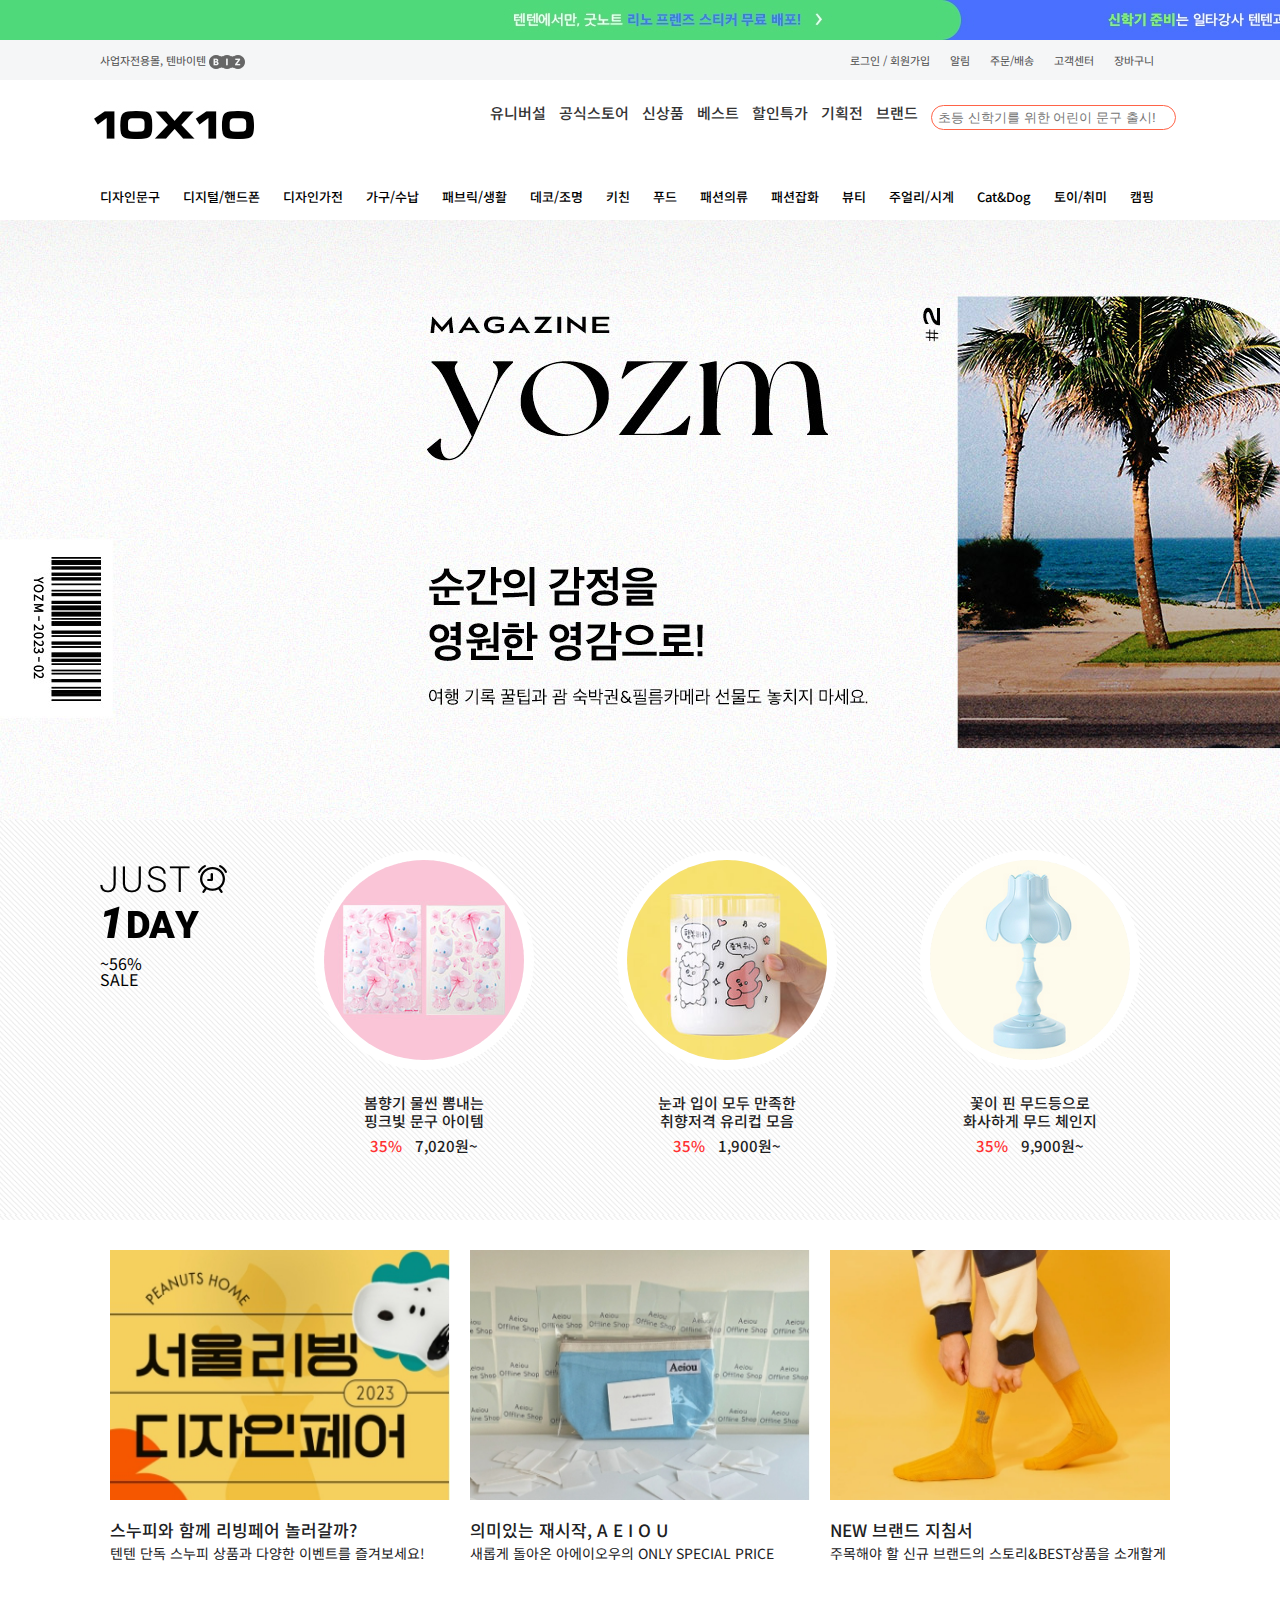
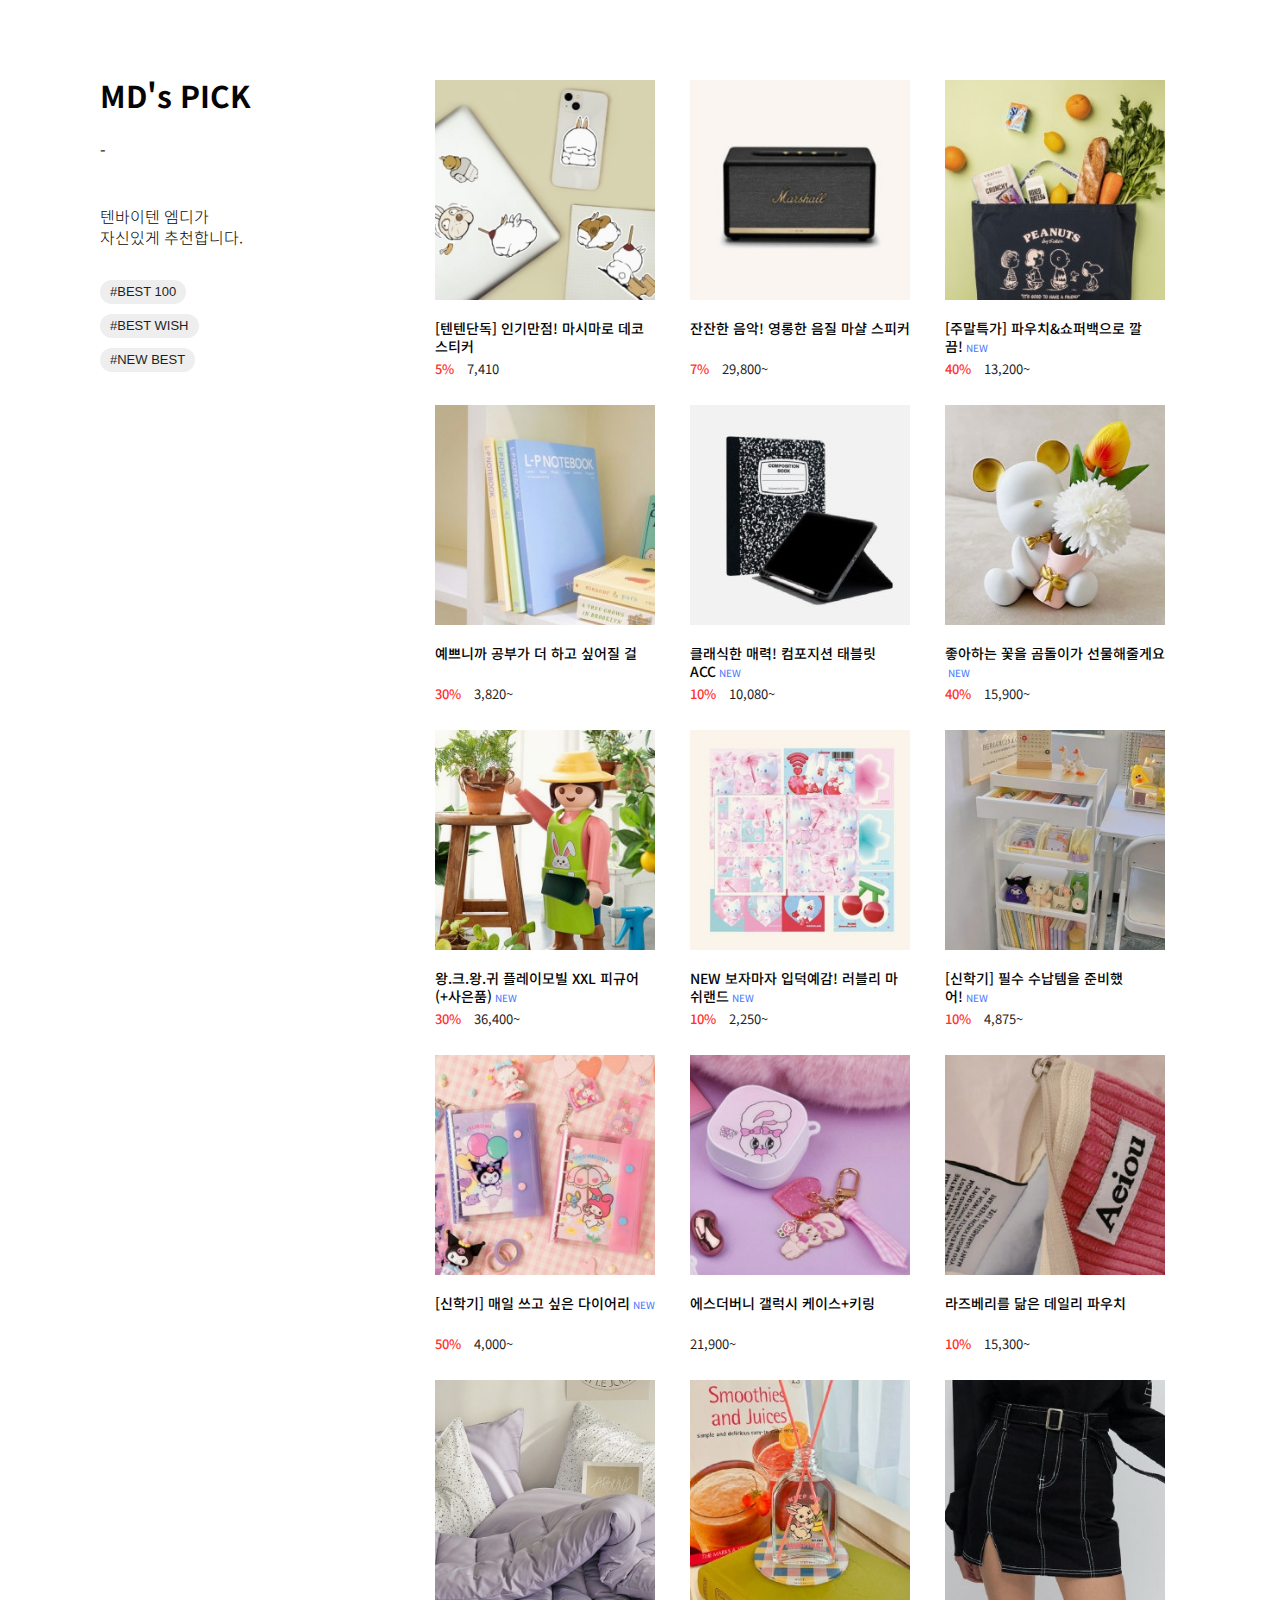
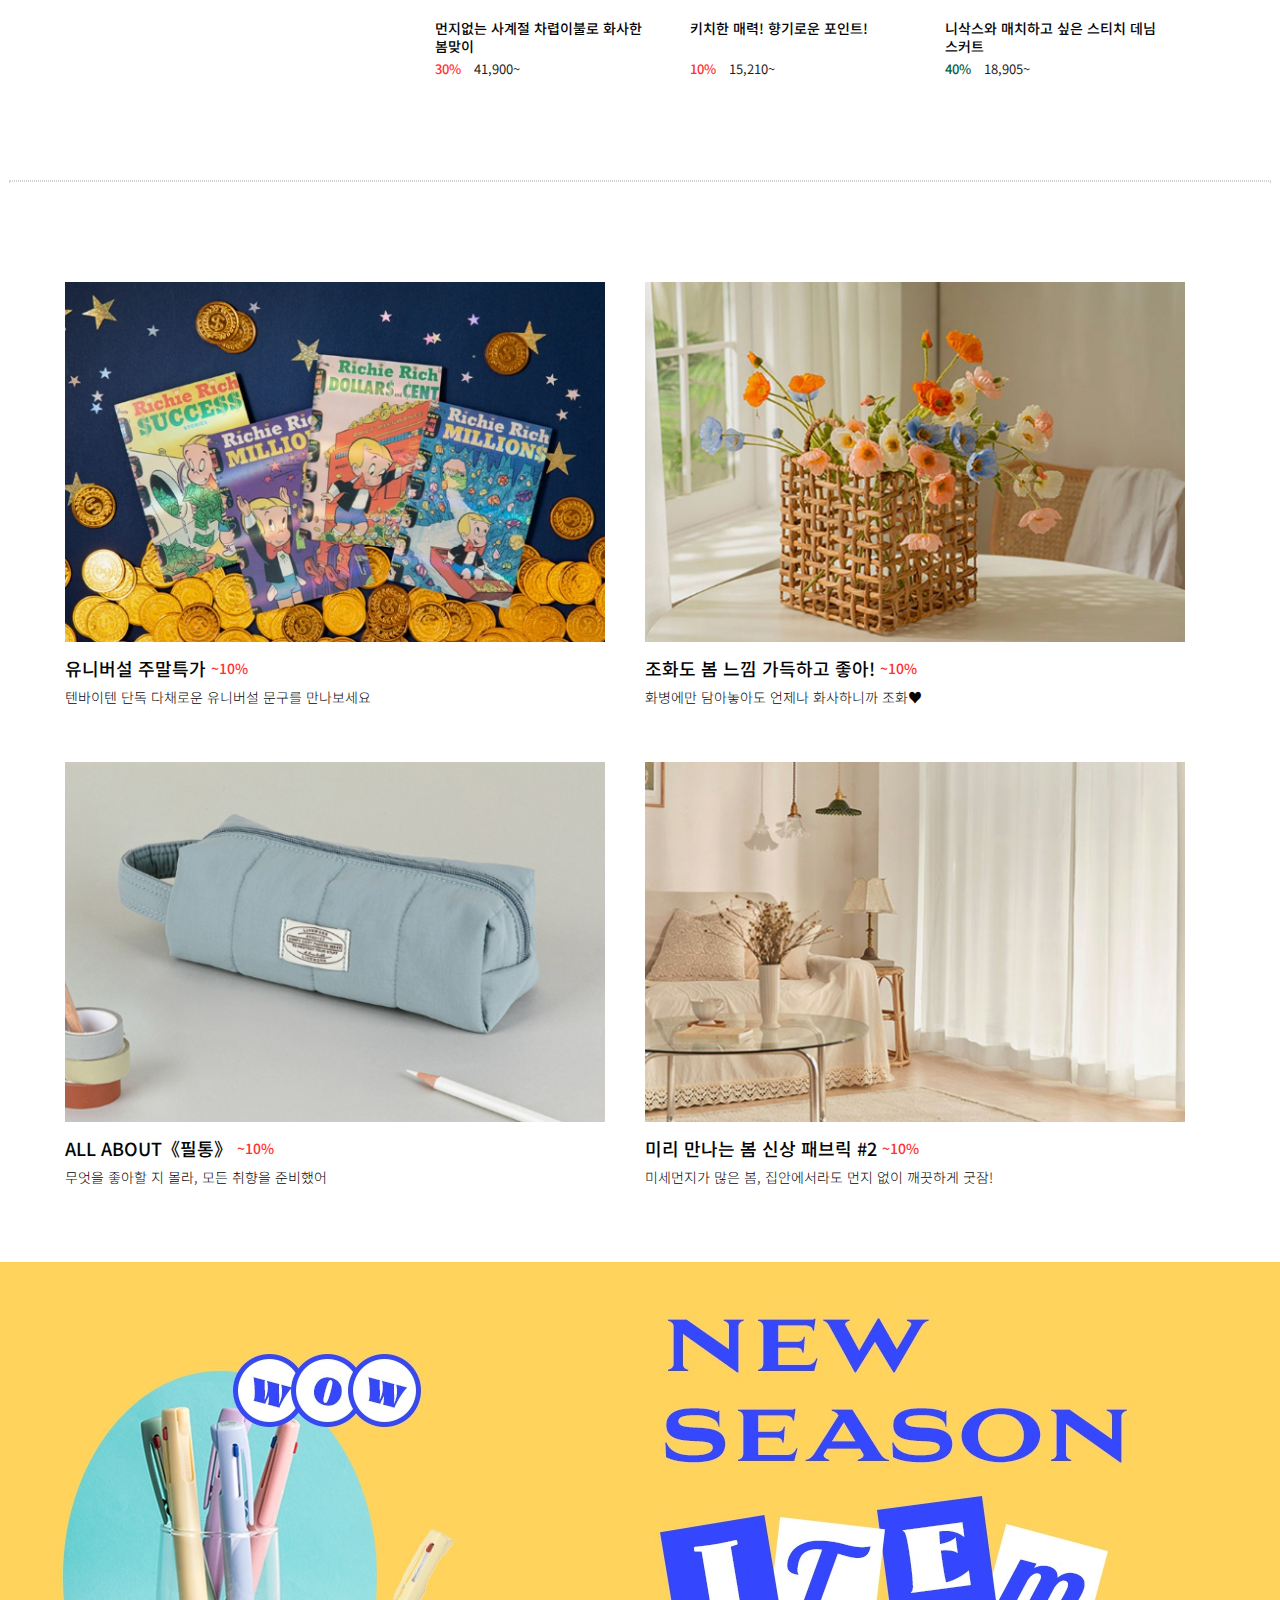
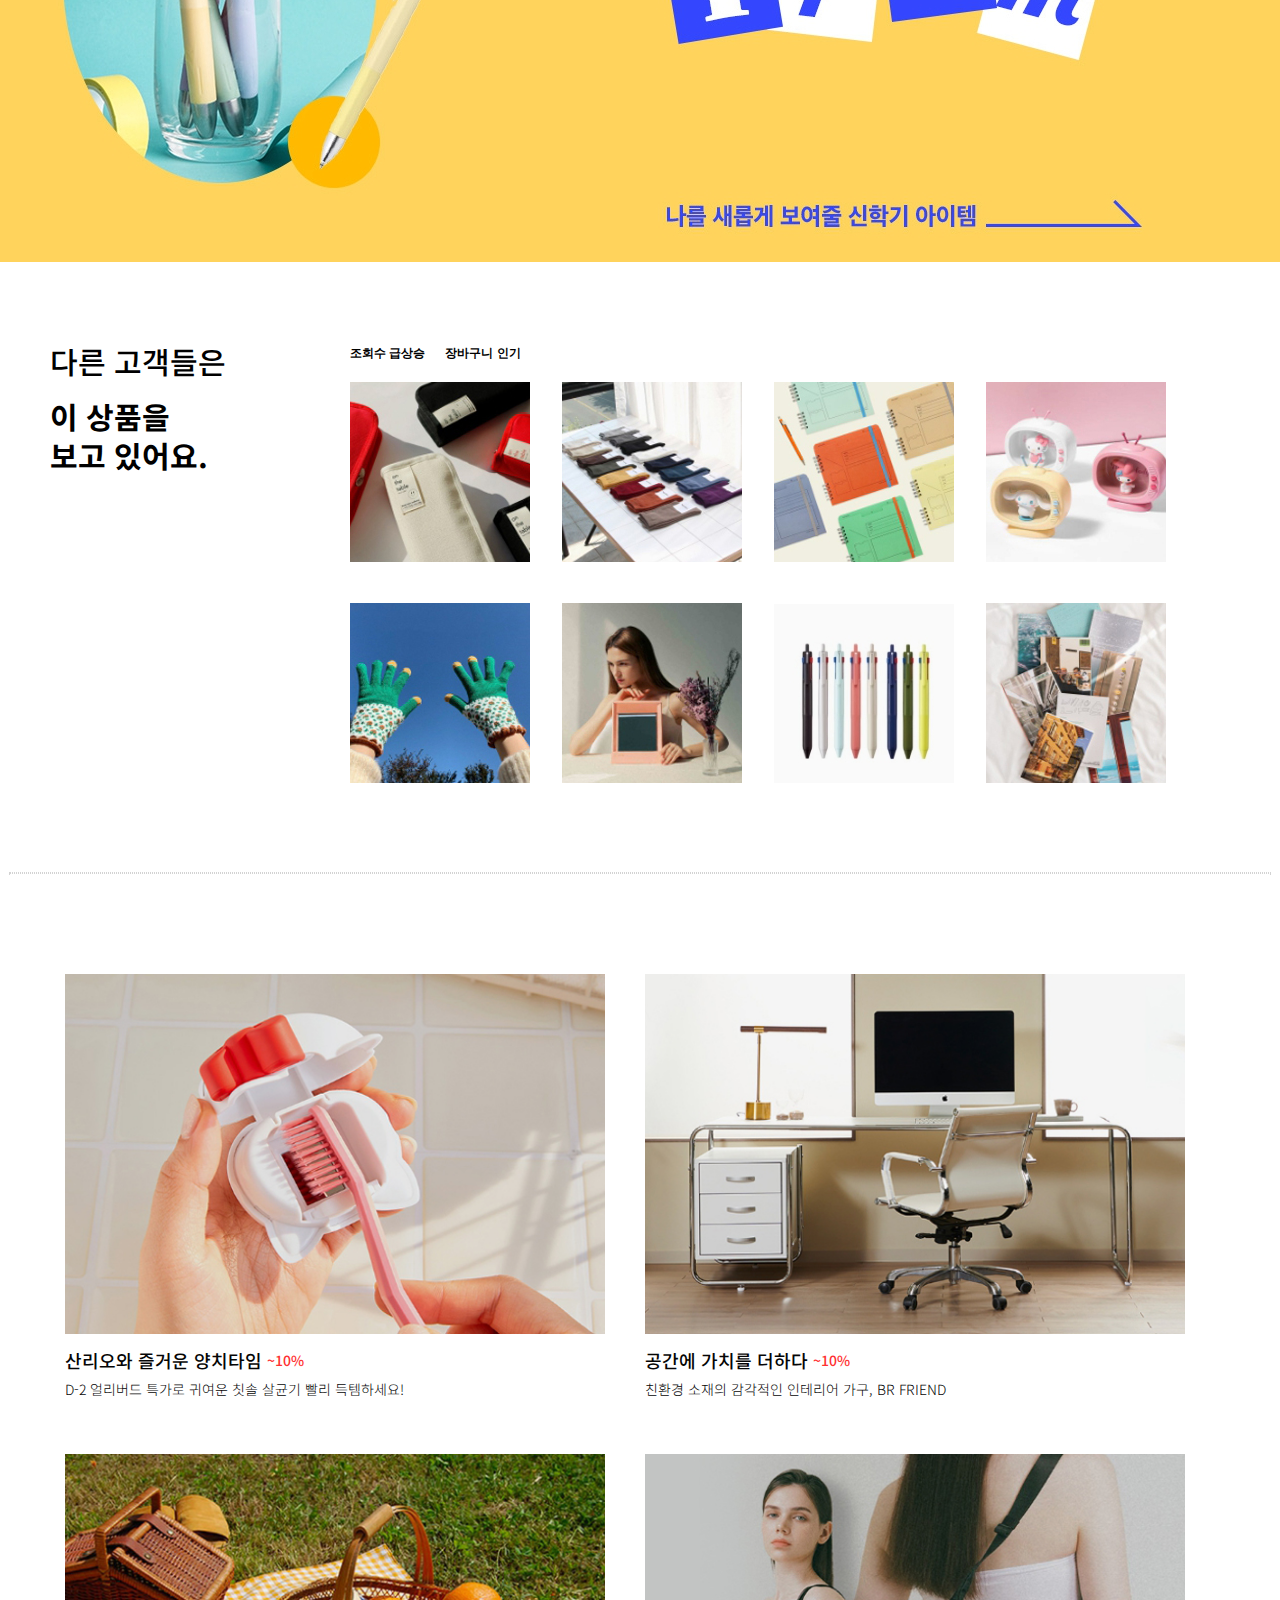
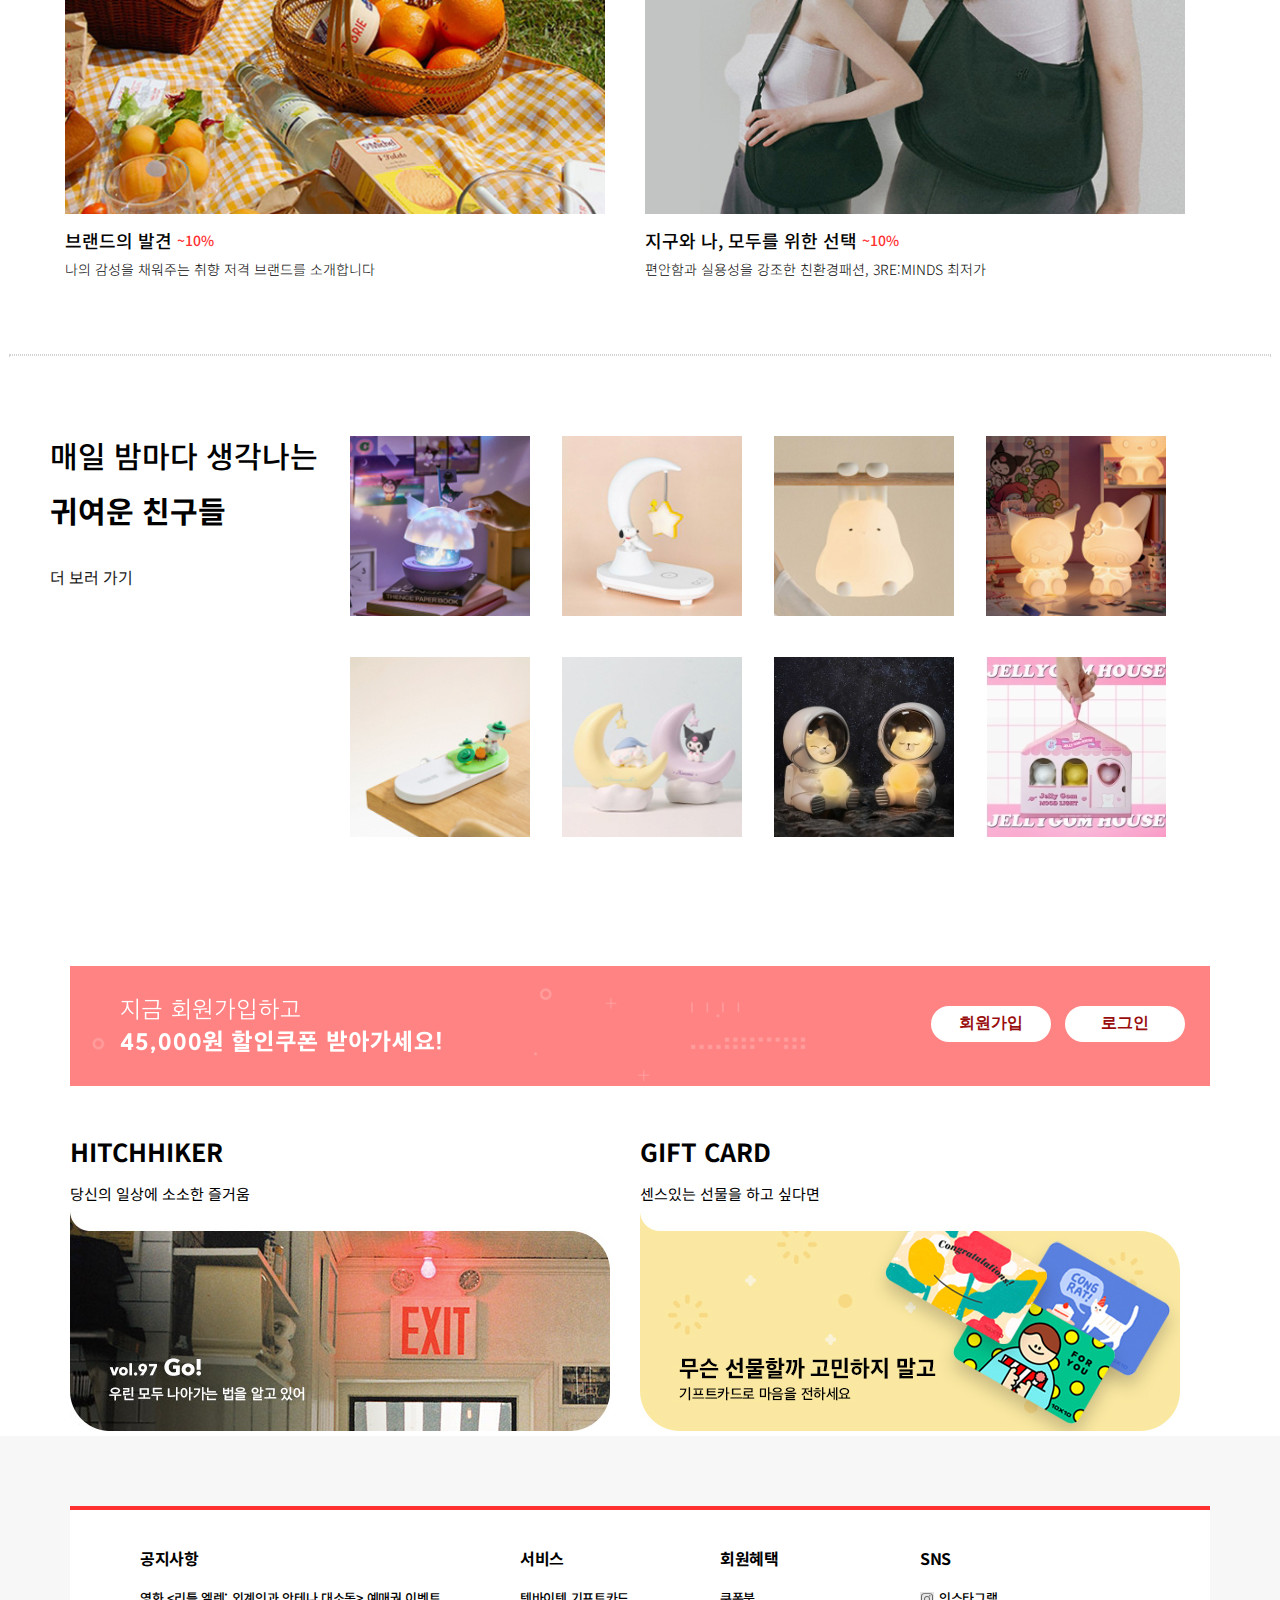
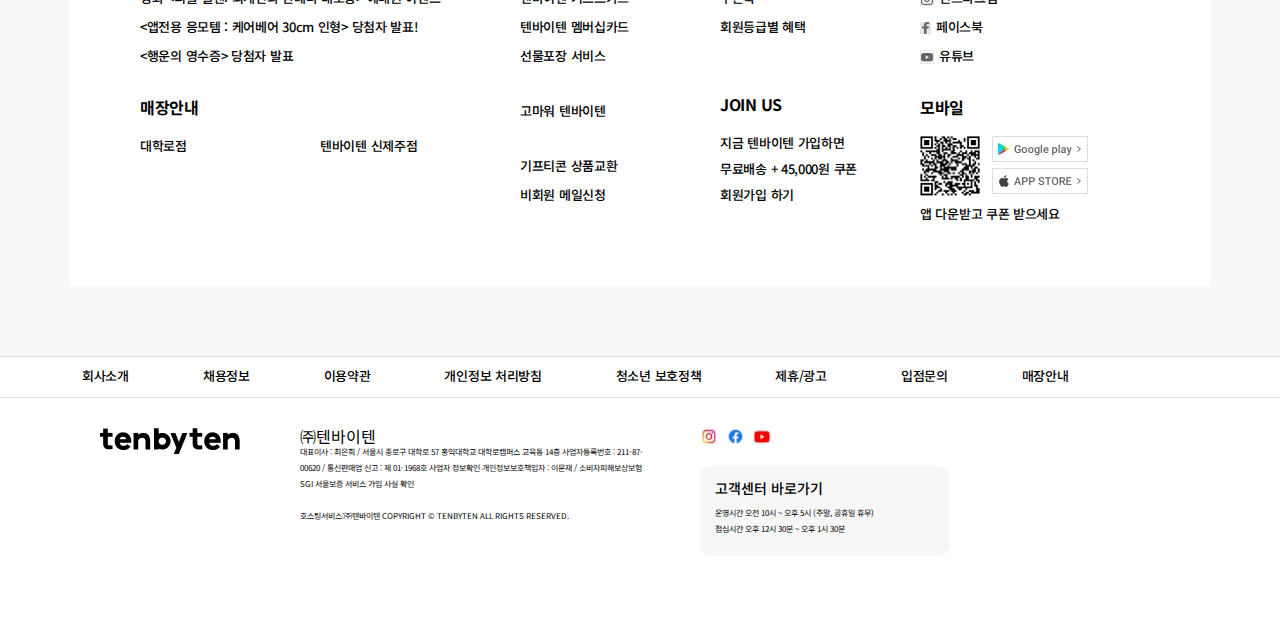
<file: index.html>
<!DOCTYPE html>
<html lang="ko">

<head>
  <meta charset="UTF-8">
  <meta http-equiv="X-UA-Compatible" content="IE=edge">
  <meta name="viewport" content="width=device-width, initial-scale=1.0">
  <title>텐바이텐 10X10 : 감성채널 감성에너지</title>
  <link href="css/reset.css" rel="stylesheet">
  <link href="css/main.css" rel="stylesheet">
  <link href="./favicon.ico" rel="icon">
</head>

<body>
  <header>
    <div id="headerbar">
      <div id="barimg"><img src="img/headerbar.jpg" alt="헤더바"></div>
    </div>

    <!--로그인 바-->
    <div id="loginbar">
      <div id="login_box">
        <div class="log_biz">
          <p class="biz_text"><a href="https://www.10x10.co.kr" target="_blank">사업자전용몰, 텐바이텐 <img src="img/logo_biz.png"
                alt="사업자전용로고"></a></p>
        </div>
        <div class="log_text">
          <ul>
            <li><a href="#">로그인 / 회원가입</a></li>
            <li><a href="#">알림</a></li>
            <li><a href="#">주문/배송</a></li>
            <li><a href="#">고객센터</a></li>
            <li><a href="#">장바구니</a></li>
          </ul>
        </div>
      </div>
    </div>

    <!--상단 로고 및 메뉴 박스-->

    <div id="topbox">
      <div class="logo_box">
        <a href="https://www.10x10.co.kr" target="_blank"><img src="img/logo.jpg" alt="logo"></a>
      </div>

      <!--헤드 서비스 메뉴-->
      <div class="headservice">
        <ul>
          <li><a href="#">유니버설</a></li>
          <li><a href="#">공식스토어</a></li>
          <li><a href="#">신상품</a></li>
          <li><a href="#">베스트</a></li>
          <li><a href="#">할인특가</a></li>
          <li><a href="#">기획전</a></li>
          <li><a href="#">브랜드</a></li>
          <li><input type="search" placeholder="초등 신학기를 위한 어린이 문구 출시!"></li>
        </ul>
      </div>
    </div>

    <!--내비게이션-->
    <nav>
      <ul>
        <li><a href="#">디자인문구</a></li>
        <li><a href="#">디지털/핸드폰</a></li>
        <li><a href="#">디자인가전</a></li>
        <li><a href="#">가구/수납</a></li>
        <li><a href="#">패브릭/생활</a></li>
        <li><a href="#">데코/조명</a></li>
        <li><a href="#">키친</a></li>
        <li><a href="#">푸드</a></li>
        <li><a href="#">패션의류</a></li>
        <li><a href="#">패션잡화</a></li>
        <li><a href="#">뷰티</a></li>
        <li><a href="#">주얼리/시계</a></li>
        <li><a href="#">Cat&Dog</a></li>
        <li><a href="#">토이/취미</a></li>
        <li><a href="#">캠핑</a></li>
      </ul>
    </nav>
  </header>

  <!--슬라이더 시작-->

  <!--메인 슬라이더-->
  <div id="slider">
    <div class="rollitem"></div>
  </div>

  <section>
    <!--원데이 세일-->
    <div id="sale">
      <div class="salebox">
        <div class="sale_text">
          <img src="img/just1day.png" alt="JUST1DAY"><br><br>
          <span>~56%</span>
          <p>SALE</p>
        </div>

        <div class="sale_img">
          <a href="#">
            <img src="img/sale_01.jfif">
            <p class="oneday_text">봄향기 물씬 뽐내는<br>
              핑크빛 문구 아이템</p>
            <p class="per_35s">7,020원~</p>
          </a>
        </div>

        <div class="sale_img">
          <a href="#">
            <img src="img/sale_02.jfif">
            <p class="oneday_text">눈과 입이 모두 만족한<br>
              취향저격 유리컵 모음</p>
            <p class="per_35s">1,900원~</p>
          </a>
        </div>

        <div class="sale_img">
          <a href="#">
            <img src="img/sale_03.jfif">
            <p class="oneday_text">꽃이 핀 무드등으로<br>
              화사하게 무드 체인지</p>
            <p class="per_35s">9,900원~</p>
          </a>
        </div>


      </div>
    </div>

    <!--이벤트 정보-->
    <div id="event">
      <div class="even_box">
        <a href="#"><img src="img/event_01.jpg" alt="감성의자">
          <span>스누피와 함께 리빙페어 놀러갈까?</span>
          <p>텐텐 단독 스누피 상품과 다양한 이벤트를 즐겨보세요!</p>
        </a>
      </div>
      <div class="even_box">
        <a href="#"><img src="img/event_02.jpg" alt="감성의자">
          <span>의미있는 재시작, A E I O U</span>
          <p>새롭게 돌아온 아에이오우의 ONLY SPECIAL PRICE</p>
        </a>

      </div>
      <div class="even_box">
        <a href="#"><img src="img/event_03.jpg" alt="감성의자">
          <span>NEW 브랜드 지침서</span>
          <p>주목해야 할 신규 브랜드의 스토리&BEST상품을 소개할게</p>
        </a>

      </div>
    </div>

    <!--기획자 선택 상품-->
    <div id="mdchoice">
      <div class="md_text">
        <h1>MD's PICK</h1><br><br>
        -<br></br><br></br>
        <span>텐바이텐 엠디가<br>
          자신있게 추천합니다.</span><br><br>
        <button><a href="#">#BEST 100</a></button><br>
        <button><a href="#">#BEST WISH</button></a><br>
        <button><a href="#">#NEW BEST</button></a><br>
      </div>

      <!--정사각 섬네일 -->
      <div class="md_sell">
        <div class="md_thum">
          <a href="#"><img src="img/md_pic_01.jpg">
            <p class="name">[텐텐단독] 인기만점! 마시마로 데코 스티커</p>
            <p class="per_5">7,410</p>
          </a>
        </div>

        <div class="md_thum">
          <a href="#"><img src="img/md_pic_02.jpg">
            <p class="name">잔잔한 음악! 영롱한 음질 마샬 스피커</p>
            <p class="per_7">29,800~</p>
          </a>
        </div>

        <div class="md_thum">
          <a href="#"><img src="img/md_pic_03.jpg">
            <p class="n_name">[주말특가] 파우치&쇼퍼백으로 깔끔!</p>
            <p class="per_40">13,200~</p>
          </a>
        </div>

        <div class="md_thum">
          <a href="#"><img src="img/md_pic_04.jpg">
            <p class="name">예쁘니까 공부가 더 하고 싶어질 걸</p>
            <p class="per_30">3,820~</p>
          </a>
        </div>

        <div class="md_thum">
          <a href="#"><img src="img/md_pic_05.jpg">
            <p class="n_name">클래식한 매력! 컴포지션 태블릿 ACC</p>
            <p class="per_10">10,080~</p>
          </a>
        </div>

        <div class="md_thum">
          <a href="#"><img src="img/md_pic_06.jpg">
            <p class="n_name">좋아하는 꽃을 곰돌이가 선물해줄게요</p>
            <p class="per_40">15,900~</p>
          </a>
        </div>

        <div class="md_thum">
          <a href="#"><img src="img/md_pic_07.jpg">
            <p class="n_name">왕.크.왕.귀 플레이모빌 XXL 피규어(+사은품)</p>
            <p class="per_30">36,400~</p>
          </a>
        </div>

        <div class="md_thum">
          <a href="#"><img src="img/md_pic_08.jpg">
            <p class="n_name">NEW 보자마자 입덕예감! 러블리 마쉬랜드</p>
            <p class="per_10">2,250~</p>
          </a>
        </div>

        <div class="md_thum">
          <a href="#"><img src="img/md_pic_09.jpg">
            <p class="n_name">[신학기] 필수 수납템을 준비했어!</p>
            <p class="per_10">4,875~</p>
          </a>
        </div>

        <div class="md_thum">
          <a href="#"><img src="img/md_pic_10.jpg">
            <p class="n_name">[신학기] 매일 쓰고 싶은 다이어리</p>
            <p class="per_50">4,000~</p>
          </a>
        </div>

        <div class="md_thum">
          <a href="#"><img src="img/md_pic_11.jpg">
            <p class="name">에스더버니 갤럭시 케이스+키링</p>
            <p>21,900~</p>
          </a>
        </div>

        <div class="md_thum">
          <a href="#"><img src="img/md_pic_12.jpg">
            <p class="name">라즈베리를 닮은 데일리 파우치</p>
            <p class="per_10">15,300~</p>
          </a>
        </div>

        <div class="md_thum">
          <a href="#"><img src="img/md_pic_13.jpg">
            <p class="name">먼지없는 사계절 차렵이불로 화사한 봄맞이</p>
            <p class="per_30">41,900~</p>
          </a>
        </div>

        <div class="md_thum">
          <a href="#"><img src="img/md_pic_14.jpg">
            <p class="name">키치한 매력! 향기로운 포인트!</p>
            <p class="per_10">15,210~</p>
          </a>
        </div>

        <div class="md_thum">
          <a href="#"><img src="img/md_pic_15.jpg">
            <p class="name">니삭스와 매치하고 싶은 스티치 데님 스커트</p>
            <p class="per_74">18,905~</p>
          </a>
        </div>
      </div>

    </div>

    <hr>

    <!-- 직사각 섬네일 -->
    <div id="md_sell_big">
      <div class="r_box"><a href="#"><img src="img/choice_1.jpg" alt="상품1">
          <p class="r_box_title_10">유니버설 주말특가</p>
          <p class="r_box_text">텐바이텐 단독 다채로운 유니버설 문구를 만나보세요</p>
        </a></div>

      <div class="r_box"><a href="#"><img src="img/choice_2.jpg" alt="상품1">
          <p class="r_box_title_10">조화도 봄 느낌 가득하고 좋아!</p>
          <p class="r_box_text">화병에만 담아놓아도 언제나 화사하니까 조화♥</p>
        </a></div>


      <div class="r_box"><a href="#"><img src="img/choice_3.jpg" alt="상품1">
          <p class="r_box_title_25">ALL ABOUT《필통》</p>
          <p class="r_box_text">무엇을 좋아할 지 몰라, 모든 취향을 준비했어</p>
        </a></div>


      <div class="r_box"><a href="#"><img src="img/choice_4.jpg" alt="상품1">
          <p class="r_box_title_10">미리 만나는 봄 신상 패브릭 #2</p>
          <p class="r_box_text">미세먼지가 많은 봄, 집안에서라도 먼지 없이 깨끗하게 굿잠!</p>
        </a></div>

    </div>

    <!--신상 슬라이더-->
    <div id="bluesli">
      <div class="blueitem"></div>
    </div>

    <!--실시간 인기상품-->
    <div id="popular">
      <div class="popular_text">
        <h1>다른 고객들은</h1><br>
        <span>이 상품을<br>
          보고 있어요.</span>
      </div>

      <!--정사각 섬네일 -->
      <div class="popular_sell">
        <div class="pop_list">
          <ul>
            <li class="jo"><a href="#"><button>조회수 급상승</button></a></li>
            <li class="ba"><a href="#"><button>장바구니 인기</button></a></li>

          </ul>
        </div>

        <div class="popular_thum">
          <a href="#"><img src="img/pop_01.jpg">
          </a>
        </div>

        <div class="popular_thum">
          <a href="#"><img src="img/pop_02.jpg">
          </a>
        </div>

        <div class="popular_thum">
          <a href="#"><img src="img/pop_03.jpg">
          </a>
        </div>

        <div class="popular_thum">
          <a href="#"><img src="img/pop_04.jpg">
          </a>
        </div>

        <div class="popular_thum">
          <a href="#"><img src="img/pop_05.jpg">
          </a>
        </div>

        <div class="popular_thum">
          <a href="#"><img src="img/pop_06.jpg">
          </a>
        </div>

        <div class="popular_thum">
          <a href="#"><img src="img/pop_07.jpg">
          </a>
        </div>

        <div class="popular_thum">
          <a href="#"><img src="img/pop_08.jpg">
          </a>
        </div>

      </div>

    </div>

    <hr>

    <!-- 직사각 섬네일 -->
    <div id="md_sell_big">
      <div class="r_box"><a href="#"><img src="img/bic_pic_01.jpg" alt="상품1">
          <p class="r_box_title_10">산리오와 즐거운 양치타임</p>
          <p class="r_box_text">D-2 얼리버드 특가로 귀여운 칫솔 살균기 빨리 득템하세요!</p>
        </a></div>

      <div class="r_box"><a href="#"><img src="img/bic_pic_02.jpg" alt="상품1">
          <p class="r_box_title_10">공간에 가치를 더하다</p>
          <p class="r_box_text">친환경 소재의 감각적인 인테리어 가구, BR FRIEND</p>
        </a></div>


      <div class="r_box"><a href="#"><img src="img/bic_pic_03.jpg" alt="상품1">
          <p class="r_box_title_25">브랜드의 발견</p>
          <p class="r_box_text">나의 감성을 채워주는 취향 저격 브랜드를 소개합니다</p>
        </a></div>


      <div class="r_box"><a href="#"><img src="img/bic_pic_04.jpg" alt="상품1">
          <p class="r_box_title_10">지구와 나, 모두를 위한 선택</p>
          <p class="r_box_text">편안함과 실용성을 강조한 친환경패션, 3RE:MINDS 최저가</p>
        </a></div>
    </div>
    <hr>


    <div id="popular">
      <div class="popular_text">
        <h1>매일 밤마다 생각나는</h1><br>
        <span>귀여운 친구들<br><br></span>
        <p><a href="#">더 보러 가기</a></p>

      </div>

      <!--정사각 섬네일 -->
      <div class="popular_sell">
        <div class="popular_thum">
          <a href="#"><img src="img/cute_01.jpg">
          </a>
        </div>

        <div class="popular_thum">
          <a href="#"><img src="img/cute_02.jpg">
          </a>
        </div>

        <div class="popular_thum">
          <a href="#"><img src="img/cute_03.jpg">
          </a>
        </div>

        <div class="popular_thum">
          <a href="#"><img src="img/cute_04.jpg">
          </a>
        </div>

        <div class="popular_thum">
          <a href="#"><img src="img/cute_05.jpg">
          </a>
        </div>

        <div class="popular_thum">
          <a href="#"><img src="img/cute_06.jpg">
          </a>
        </div>

        <div class="popular_thum">
          <a href="#"><img src="img/cute_07.jpg">
          </a>
        </div>

        <div class="popular_thum">
          <a href="#"><img src="img/cute_08.jpg">
          </a>
        </div>

      </div>

    </div>

    <!--가입 쿠폰 배너 -->
    <div id="join_cupon">
      <a href="#"><button>회원가입</button></a>
      <a href="#"><button>로그인</button></a>
    </div>

    <div id="giftbanner">
      <div class="gift_b_box">
        <ul>
          <li><h3>HITCHHIKER</h3></li>
          <li><p>당신의 일상에 소소한 즐거움</p></li>
          </ul>
        <img src="img/giftbanner_1.jpg" alt="영화이야기"></div>

        <div class="gift_b_box">
          <ul>
            <li><h3>GIFT CARD</h3></li>
            <li><p>센스있는 선물을 하고 싶다면</p></li>
            </ul>
          <img src="img/giftbanner_2.jpg" alt="선물사진"></div>
      

    </div>


    <div id="b_info">
      <div id="foot_info">
        <div class="info_top_1">
          <ul>
            <li>
              <h2>공지사항</h2>
            </li>
            <li>
              <p><a href="#">영화 &lt;리틀 엘렌: 외계인과 안테나 대소동&gt; 예매권 이벤트</a></p>
            </li>
            <li>
              <p><a href="#">&lt;앱전용 응모템 : 케어베어 30cm 인형&gt; 당첨자 발표!</a></p>
            </li>
            <li>
              <p><a href="#">&lt;행운의 영수증&gt; 당첨자 발표</a></p>
            </li>
          </ul>

          <ul>
            <li>
              <h2>매장안내</h2>
            </li>
            <li>
              <table>
                <tr>
                  <td width="180px"><a href="#">대학로점</a></td>
                  <td><a href="#">텐바이텐 신제주점</a></td>
                </tr>
              </table>
            </li>
          </ul>
        </div>

        <div class="info_top_2">
          <ul>
            <li>
              <h2>서비스</h2>
            </li>
            <li><a href="#">
                <p>텐바이텐 기프트카드</p>
              </a></li>
            <li><a href="#">
                <p>텐바이텐 멤버십카드</p>
              </a></li>
            <li><a href="#">
                <p>선물포장 서비스<br><br></p>
              </a></li>
            <li><a href="#">
                <p>고마워 텐바이텐<br><br></p>
              </a></li>
            <li><a href="#">
                <p>기프티콘 상품교환</p>
              </a></li>
            <li><a href="#">
                <p>비회원 메일신청</p>
              </a></li>
          </ul>
        </div>

        <div class="info_top_3">
          <ul>
            <li>
              <h2>회원혜택</h2>
            </li>
            <li><a href="#">
                <p>쿠폰북</p>
              </a></li>
            <li><a href="#">
                <p>회원등급별 혜택<br><br></p>
              </a></li>
          </ul>

          <ul>
            <li>
              <h2>JOIN US</h2>
            </li>
            <li><a href="#">
                <p>지금 텐바이텐 가입하면</p>
                <p>무료배송 + 45,000원 쿠폰</p>
                <p>회원가입 하기</p>
              </a></li>
          </ul>
        </div>

        <div class="info_top_4">
          <ul>
            <li>
              <h2>SNS</h2>
            </li>
            <li><a href="#"><img src="img/./in_logo.jpg" alt="in_logo.jpg">인스타그램</a></li>
            <li><a href="#"><img src="img/./fb_logo.jpg" alt="fb_logo">페이스북</a></li>
            <li><a href="#"><img src="img/./yt_logo.jpg" alt="yt_logo">유튜브</a></li>
            <li>
              <h2>모바일</h2>
            </li>
            <li><img src="img/qr_tenbyten.png" alt="qrcode">
              <img src="img/./mobile_icon.jpg" alt="모바일아이콘"></li>
            <li>
              <p><a href="#">앱 다운받고 쿠폰 받으세요</a></p>
            </li>
          </ul>
        </div>
      </div>


  </section>

  <!--하단-->

  <footer>
    <div id="foot_bottom1">
      <div id="foot_infobar">
        <ul>
          <li><a href="#">회사소개</a></li>
          <li><a href="#">채용정보</a></li>
          <li><a href="#">이용약관</a></li>
          <li><a href="#">개인정보 처리방침</a></li>
          <li><a href="#">청소년 보호정책</a></li>
          <li><a href="#">제휴/광고</a></li>
          <li><a href="#">입점문의</a></li>
          <li><a href="#">매장안내</a></li>
        </ul>
      </div>
    </div>
    <div id="foot_bottom2">
      <div id="foot_info_end">
        <div class="foot_info_logo"><img src="img/logo_tenbyten.png"></div>
        <div class="foot_info_text">
          <h3>㈜텐바이텐</h3>

          <p>대표이사 : 최은희 / 서울시 종로구 대학로 57 홍익대학교 대학로캠퍼스 교육동 14층
            사업자등록번호 : 211-87-00620 / 통신판매업 신고 : 제 01-1968호 사업자 정보확인
            개인정보보호책임자 : 이문재 / 소비자피해보상보험 SGI 서울보증 서비스 가입 사실 확인<br><br>

            호스팅서비스:㈜텐바이텐
            COPYRIGHT © TENBYTEN ALL RIGHTS RESERVED.</p>

        </div>
        <div class="foot_info_etc"><img src="img/logo_sns.jpg">
          <a href="#">
            <div class="etc_box">
              <h5>고객센터 바로가기</h5>
              <p>운영시간 오전 10시 ~ 오후 5시 (주말, 공휴일 휴무)</p>
              <p>점심시간 오후 12시 30분 ~ 오후 1시 30분</p>
            </div>
          </a>
        </div>
      </div>
    </div>
  </footer>
</body>

</html>
</file>
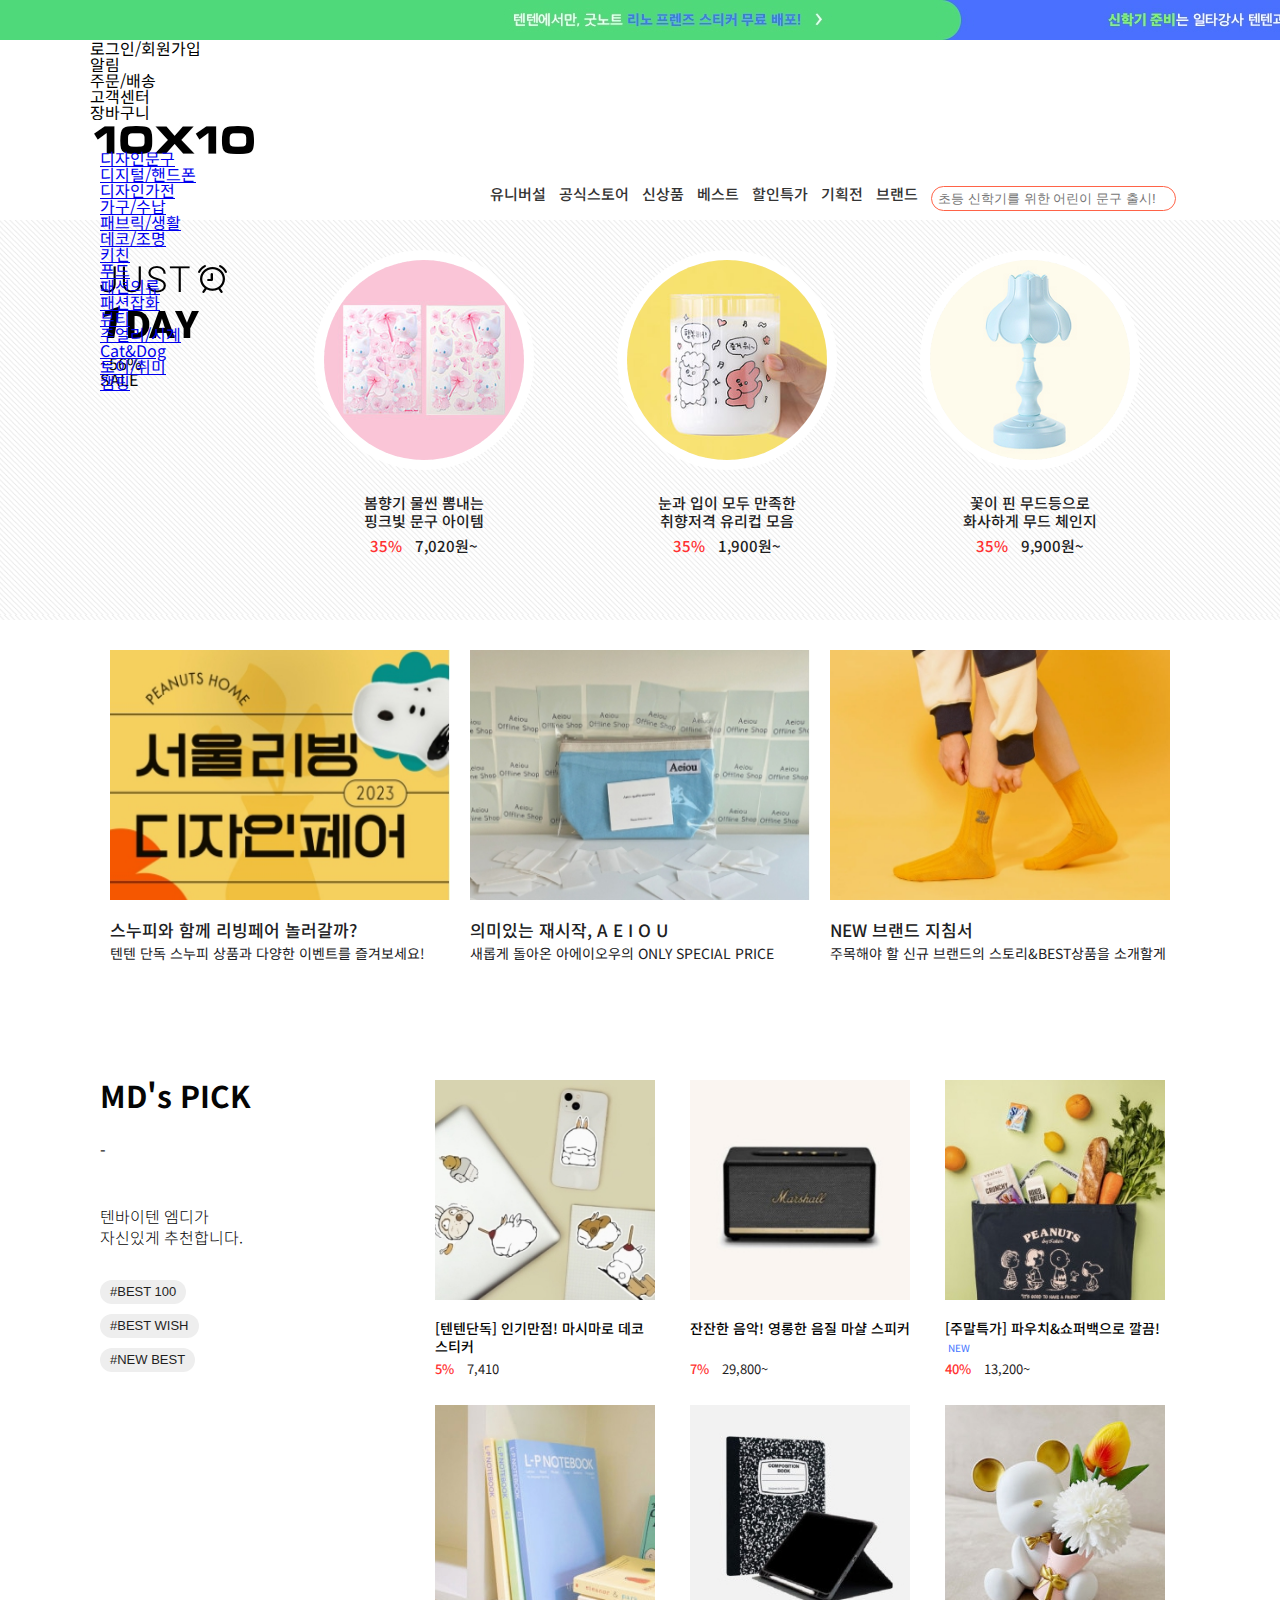
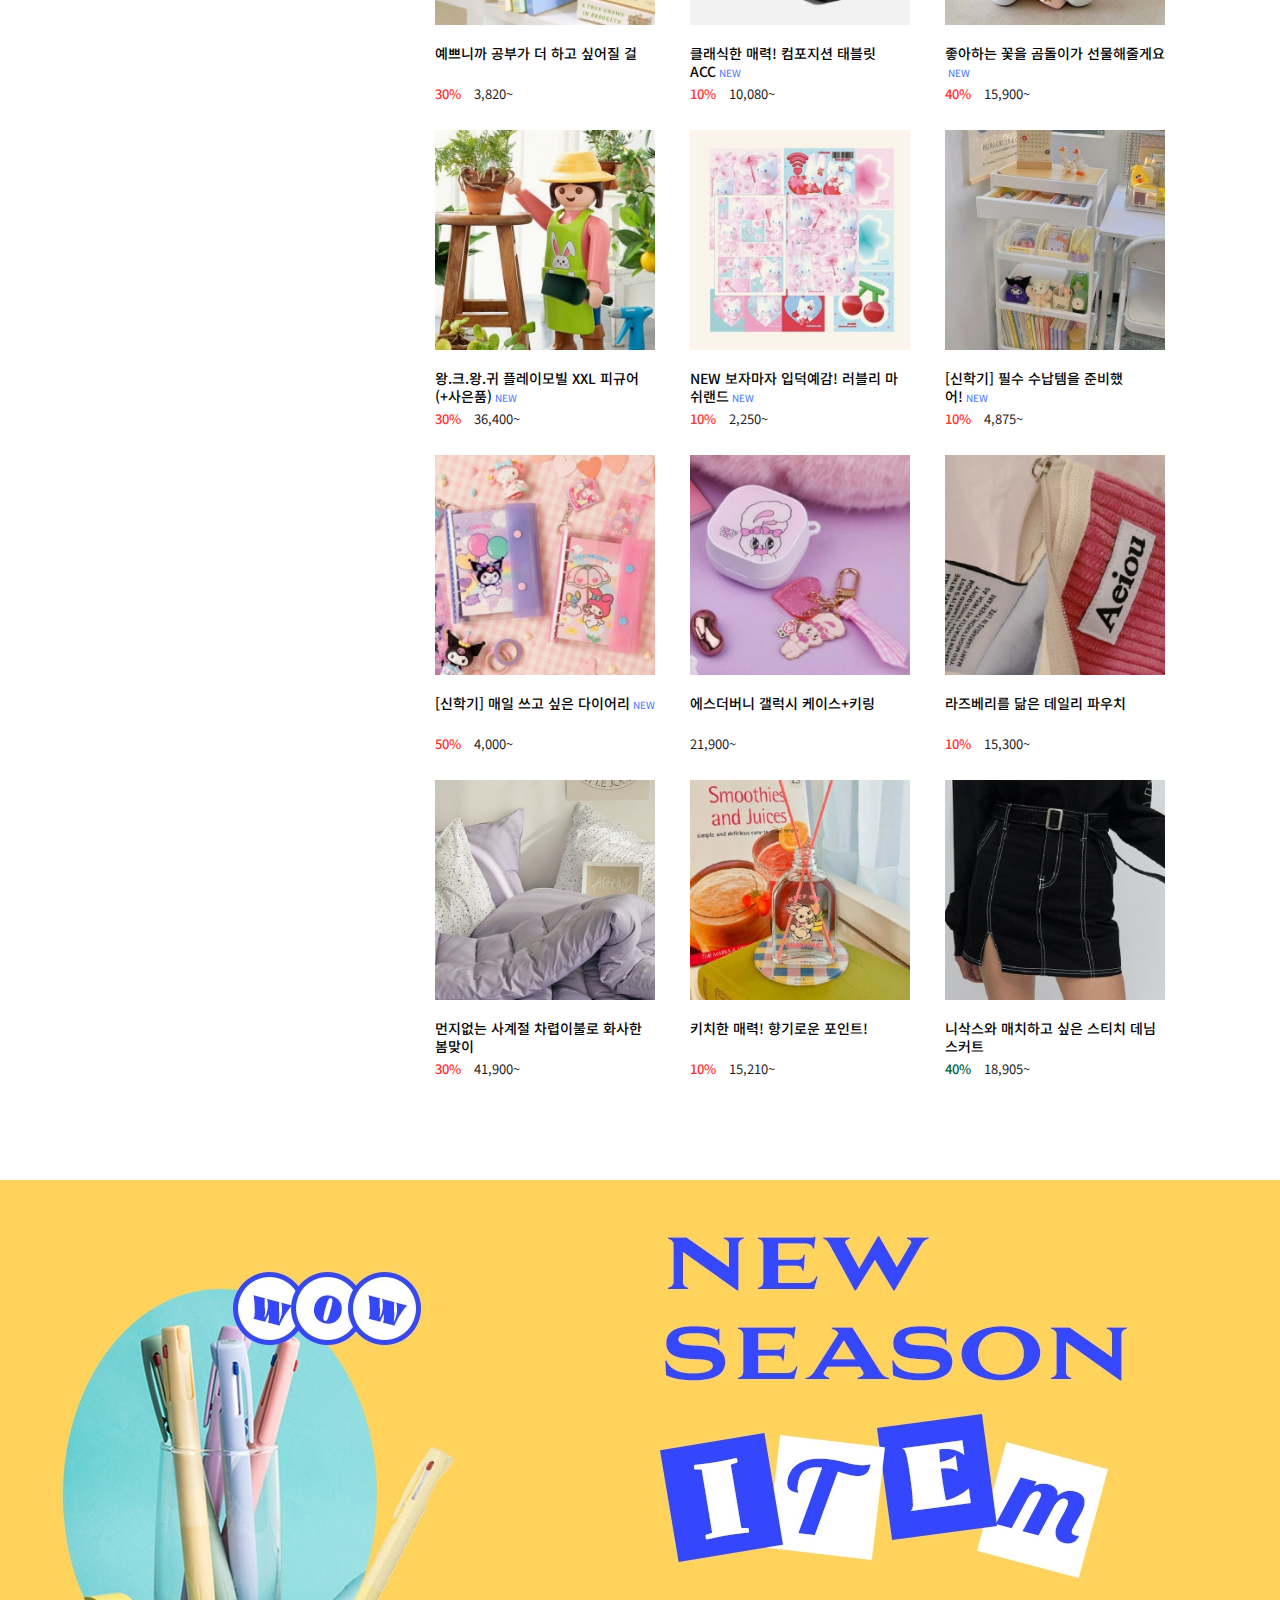
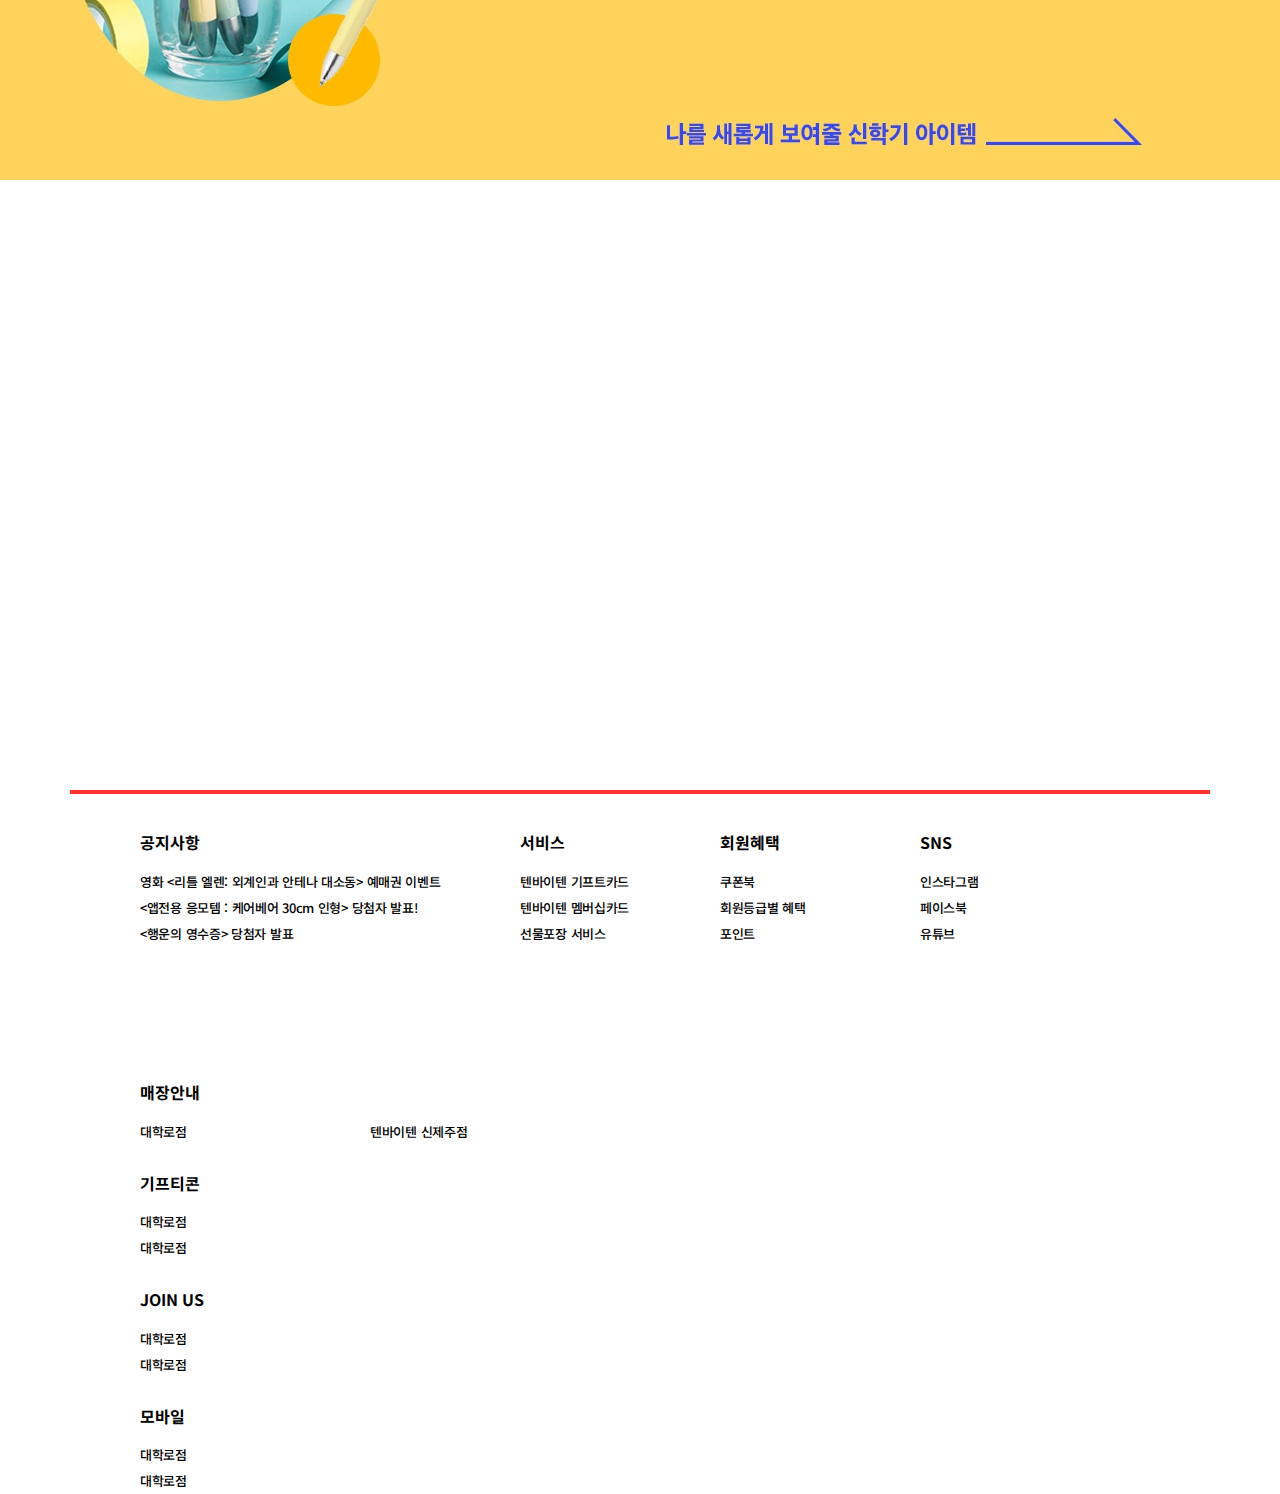
<file: sub.html>
<!DOCTYPE html>
<html lang="ko">

<head>
  <meta charset="UTF-8">
  <meta http-equiv="X-UA-Compatible" content="IE=edge">
  <meta name="viewport" content="width=device-width, initial-scale=1.0">
  <title>텐바이텐 10X10 : 감성채널 감성에너지</title>
  <link href="css/reset.css" rel="stylesheet">
  <link href="css/main.css" rel="stylesheet">
  <link href="./favicon.ico" rel="icon">



</head>

<body>
  <header>
    <div id="headerbar">
      <div id="barimg"><img src="img/headerbar.jpg" alt="헤더바"></div>
    </div>

    <!--로그인 바-->
    <div id="topbox">
      <div class="login">
        <div class="log">
          <ul>
            <li>로그인/회원가입</li>
            <li>알림</li>
            <li>주문/배송</li>
            <li>고객센터</li>
            <li>장바구니</li>
          </ul>
        </div>
      </div>
      <div class="logo">
        <img src="img/logo.jpg" alt="logo">
      </div>

      <!--헤드 서비스 메뉴-->
      <div class="headservice">
        <ul>
          <li><a href="#">유니버설</a></li>
          <li><a href="#">공식스토어</a></li>
          <li><a href="#">신상품</a></li>
          <li><a href="#">베스트</a></li>
          <li><a href="#">할인특가</a></li>
          <li><a href="#">기획전</a></li>
          <li><a href="#">브랜드</a></li>
          <li><input type="search" placeholder="초등 신학기를 위한 어린이 문구 출시!"></li>
        </ul>
      </div>
    </div>

    <nav>
      <div id="menu">
        <ul>
          <li><a href="#">디자인문구</a></li>
          <li><a href="#">디지털/핸드폰</a></li>
          <li><a href="#">디자인가전</a></li>
          <li><a href="#">가구/수납</a></li>
          <li><a href="#">패브릭/생활</a></li>
          <li><a href="#">데코/조명</a></li>
          <li><a href="#">키친</a></li>
          <li><a href="#">푸드</a></li>
          <li><a href="#">패션의류</a></li>
          <li><a href="#">패션잡화</a></li>
          <li><a href="#">뷰티</a></li>
          <li><a href="#">주얼리/시계</a></li>
          <li><a href="#">Cat&Dog</a></li>
          <li><a href="#">토이/취미</a></li>
          <li><a href="#">캠핑</a></li>
        </ul>
      </div>
    </nav>

    <!--메인 메뉴-->

  </header>

  <!--섹션 시작-->
  <section>
    <!--메인 슬라이더-->
    <div id="roll">
      <div class="rollitem"></div>
    </div>

    <!--원데이 세일-->
    <div id="sale">
      <div class="salebox">
        <div class="sale_text">
          <img src="img/just1day.png" alt="JUST1DAY"><br><br>
          <span>~56%</span>
          <p>SALE</p>
        </div>

        <div class="sale_img">
          <a href="#">
            <img src="img/sale_01.jfif">
            <p class="oneday_text">봄향기 물씬 뽐내는<br>
              핑크빛 문구 아이템</p>
            <p class="per_35s">7,020원~</p>
          </a>
        </div>

        <div class="sale_img">
          <a href="#">
            <img src="img/sale_02.jfif">
            <p class="oneday_text">눈과 입이 모두 만족한<br>
              취향저격 유리컵 모음</p>
            <p class="per_35s">1,900원~</p>
          </a>
        </div>

        <div class="sale_img">
          <a href="#">
            <img src="img/sale_03.jfif">
            <p class="oneday_text">꽃이 핀 무드등으로<br>
              화사하게 무드 체인지</p>
            <p class="per_35s">9,900원~</p>
          </a>
        </div>


      </div>
    </div>

    <!--이벤트 정보-->
    <div id="event">
      <div class="even_box">
        <a href="#"><img src="img/event_01.jpg" alt="감성의자">
          <span>스누피와 함께 리빙페어 놀러갈까?</span>
          <p>텐텐 단독 스누피 상품과 다양한 이벤트를 즐겨보세요!</p>
        </a>
      </div>
      <div class="even_box">
        <a href="#"><img src="img/event_02.jpg" alt="감성의자">
          <span>의미있는 재시작, A E I O U</span>
          <p>새롭게 돌아온 아에이오우의 ONLY SPECIAL PRICE</p>
        </a>

      </div>
      <div class="even_box">
        <a href="#"><img src="img/event_03.jpg" alt="감성의자">
          <span>NEW 브랜드 지침서</span>
          <p>주목해야 할 신규 브랜드의 스토리&BEST상품을 소개할게</p>
        </a>

      </div>
    </div>

    <!--기획자 선택 상품 정사각 섬네일-->
    <div id="mdchoice">
      <div class="md_text">
        <h1>MD's PICK</h1><br><br>
        -<br></br><br></br>
        <span>텐바이텐 엠디가<br>
          자신있게 추천합니다.</span><br><br>
        <button><a href="#">#BEST 100</a></button><br>
        <button><a href="#">#BEST WISH</button></a><br>
        <button><a href="#">#NEW BEST</button></a><br>

      </div>

      <div class="md_sell">
        <div class="md_thum">
          <a href="#"><img src="img/md_pic_01.jpg">
            <p class="name">[텐텐단독] 인기만점! 마시마로 데코 스티커</p>
            <p class="per_5">7,410</p>
          </a>
        </div>

        <div class="md_thum">
          <a href="#"><img src="img/md_pic_02.jpg">
            <p class="name">잔잔한 음악! 영롱한 음질 마샬 스피커</span>
              <p class="per_7">29,800~</p>
          </a>
        </div>

        <div class="md_thum">
          <a href="#"><img src="img/md_pic_03.jpg">
            <p class="n_name">[주말특가] 파우치&쇼퍼백으로 깔끔!</span>
              <p class="per_40">13,200~</p>
          </a>
        </div>

        <div class="md_thum">
          <a href="#"><img src="img/md_pic_04.jpg">
            <p class="name">예쁘니까 공부가 더 하고 싶어질 걸</p>
            <p class="per_30">3,820~</p>
          </a>
        </div>

        <div class="md_thum">
          <a href="#"><img src="img/md_pic_05.jpg">
            <p class="n_name">클래식한 매력! 컴포지션 태블릿 ACC</p>
            <p class="per_10">10,080~</p>
          </a>
        </div>

        <div class="md_thum">
          <a href="#"><img src="img/md_pic_06.jpg">
            <p class="n_name">좋아하는 꽃을 곰돌이가 선물해줄게요</p>
            <p class="per_40">15,900~</p>
          </a>
        </div>

        <div class="md_thum">
          <a href="#"><img src="img/md_pic_07.jpg">
            <p class="n_name">왕.크.왕.귀 플레이모빌 XXL 피규어(+사은품)</p>
            <p class="per_30">36,400~</p>
          </a>
        </div>

        <div class="md_thum">
          <a href="#"><img src="img/md_pic_08.jpg">
            <p class="n_name">NEW 보자마자 입덕예감! 러블리 마쉬랜드</p>
            <p class="per_10">2,250~</p>
          </a>
        </div>


        <div class="md_thum">
          <a href="#"><img src="img/md_pic_09.jpg">
            <p class="n_name">[신학기] 필수 수납템을 준비했어!</p>
            <p class="per_10">4,875~</p>
          </a>
        </div>

        <div class="md_thum">
          <a href="#"><img src="img/md_pic_10.jpg">
            <p class="n_name">[신학기] 매일 쓰고 싶은 다이어리</p>
            <p class="per_50">4,000~</p>
          </a>
        </div>

        <div class="md_thum">
          <a href="#"><img src="img/md_pic_11.jpg">
            <p class="name">에스더버니 갤럭시 케이스+키링</p>
            <p>21,900~</p>
          </a>
        </div>

        <div class="md_thum">
          <a href="#"><img src="img/md_pic_12.jpg">
            <p class="name">라즈베리를 닮은 데일리 파우치</p>
            <p class="per_10">15,300~</p>
          </a>
        </div>

        <div class="md_thum">
          <a href="#"><img src="img/md_pic_13.jpg">
            <p class="name">먼지없는 사계절 차렵이불로 화사한 봄맞이</p>
            <p class="per_30">41,900~</p>
          </a>
        </div>

        <div class="md_thum">
          <a href="#"><img src="img/md_pic_14.jpg">
            <p class="name">키치한 매력! 향기로운 포인트!</p>
            <p class="per_10">15,210~</p>
          </a>
        </div>

        <div class="md_thum">
          <a href="#"><img src="img/md_pic_15.jpg">
            <p class="name">니삭스와 매치하고 싶은 스티치 데님 스커트</p>
            <p class="per_74">18,905~</p>
          </a>
        </div>

      </div>
    </div>

    </div>

    <!--신상 슬라이더-->
    <div id="bluesli">
      <div class="blueitem"></div>
    </div>

    <!--실시간 인기상품-->
    <div id="popular">
      <div class="ftLt"></div>
      <div class="ftRt"></div>
    </div>
  </section>

  <!--하단-->
  <footer>
    <div id="foot_info">
      <div class="info_top_1">
        <table>
          <tr>
            <h2>공지사항</h2>
          </tr>
          <tr>
            <p><a href="#">영화 &lt;리틀 엘렌: 외계인과 안테나 대소동&gt; 예매권 이벤트</a></p>
          </tr>
          <tr>
            <p><a href="#">&lt;앱전용 응모템 : 케어베어 30cm 인형&gt; 당첨자 발표!</a></p>
          </tr>
          <tr>
            <p><a href="#">&lt;행운의 영수증&gt; 당첨자 발표</a></p>
          </tr>
        </table>
      </div>

      <div class="info_top_2">
        <table>
          <tr>
            <h2>서비스</h2>
          </tr>
          <tr>
            <p>텐바이텐 기프트카드</p>
          </tr>
          <tr>
            <p>텐바이텐 멤버십카드</p>
          </tr>
          <tr>
            <p>선물포장 서비스</p>
          </tr>
          </tr>
        </table>
      </div>
      <div class="info_top_3">
        <table>
          <tr>
            <h2>회원혜택</h2>
          </tr>
          <tr>
            <p><a href="#">쿠폰북</a></p>
          </tr>
          <tr>
            <p><a href="#">회원등급별 혜택</a></p>
          </tr>
          <tr>
            <p><a href="#">포인트</a></p>
          </tr>
        </table>
      </div>

      <div class="info_top_4">
        <table>
          <tr>
            <h2>SNS</h2>
          </tr>
          <tr>
            <p><a href="#">인스타그램</a></p>
          </tr>
          <tr>
            <p><a href="#">페이스북</a></p>
          </tr>
          <tr>
            <p><a href="#">유튜브</a></p>
          </tr>
        </table>
      </div>

      <div class="info_bt_1">
        <table>
          <tr>
            <h2>매장안내</h2>
          </tr>
          <td width="230px">
            <p>대학로점</p>
          </td>
          <td>
            <p>텐바이텐 신제주점</p>
          </td>
          </tr>
        </table>
      </div>

      <div class="info_bt_2">
        <table>
          <tr>
            <h2>기프티콘</h2>
          </tr>
          <tr>
            <p>대학로점</p>
          </tr>
          <tr>
            <p>대학로점</p>
          </tr>
          </tr>
        </table>
      </div>

      <div class="info_bt_3">
        <table>
          <tr>
            <h2>JOIN US</h2>
          </tr>
          <tr>
            <p>대학로점</p>
          </tr>
          <tr>
            <p>대학로점</p>
          </tr>
          </tr>
        </table>
      </div>

      <div class="info_bt_4">
        <table>
          <tr>
            <h2>모바일</h2>
          </tr>
          <tr>
            <p>대학로점</p>
          </tr>
          <tr>
            <p>대학로점</p>
          </tr>
          </tr>
        </table>
      </div>

    </div>
    <div id="foot_bottom"></div>

  </footer>

</body>

</html>
</file>
<file: css/main.css>
@charset "UTF-8";

@import url('https://fonts.googleapis.com/css2?family=Noto+Sans+KR:wght@100;300;400;500;700;900&display=swap');

body {
  font-family: 'Noto Sans KR', sans-serif;
}


header {
  width: 100%;
  height: 220px;

}

#headerbar {
  width: 100%;
  height: 40px;
  margin: 0 auto;
  background-color: #ffffff;
}

#barimg {
  width: 1900px;
  height: 40px;
  margin: 0 auto;
}

#barimg>img {
  width: 100%;
  height: 40px;
  top: 0;
  left: 0;
}

/*로그인 바*/

#loginbar {
  width: 100%;
  height: 40px;
  margin: 0 auto;
  padding: 0;
  background-color: #f5f6f7;
}

#login_box {
  width: 1080px;
  height: 35px;
  font-size: 11px;
  margin: 0 auto;
  padding: 0;
}

#login_box a {
  text-decoration: none;
  color: #4d4d4d;
}

#login_box>.log_biz {
  width: 200px;
  height: 25px;
  float: left;
  /*로그인 텍스트 마진 탑 값이랑 맞춰서*/
  margin: 0;
  padding-top: 15px;
}

#login_box>.log_biz img {
  vertical-align: middle;
}

#login_box>.log_text {
  width: 330px;
  height: 25px;
  float: right;
  margin: 0;
  padding-right: 20px;
}

#login_box>.log_text>ul>li>a {
  text-decoration: none;
  float: left;
  margin: 15px 0 0 20px;
}

/*상단 로고 및 메뉴 박스*/

#topbox {
  width: 1100px;
  height: 110px;
  margin: 0 auto;
  padding: 0;
}

#topbox>.logo_box {
  width: 170px;
  height: 40px;
  margin-top: 25px;
  float: left;
}

#topbox>.logo_box>img {
  width: 100%;
  height: 100%;
}


/*헤드 서비스 메뉴*/

#topbox>.headservice {
  width: 700px;
  height: 30px;
  float: right;
  margin-top: 25px;
}

#topbox>.headservice>ul>li>a {
  text-decoration: none;
  font-size: 15px;
  font-weight: 500;
  color: #333;
  float: left;
  letter-spacing: 0.4;
  margin-right: 13px;
}

input {
  background-color: rgb(255, 255, 255);
  width: 245px;
  height: 25px;
  text-align: center;
  border-radius: 25px;
  padding: 5px;
  border: 0.5px solid tomato;
  display: block;
}

/*내비게이션*/

nav {
  width: 1080px;
  height: 30px;
  margin: 0 auto;

}

nav>ul>li>a {
  text-decoration: none;
  font-size: 13px;
  color: #000;
  font-weight: 500;
  float: left;
  letter-spacing: 0.4;
  margin-right: 23px;
}


/*섹션 시작*/

/*메인 슬라이더*/
#slider {
  width: 100%;
  height: 600px;
  margin: 0 auto;
  background-color: #fafcfb;
}

#slider>.rollitem {
  width: 1900px;
  height: 600px;
  margin: 0 auto;
  background-image: url("../img/roll_6.jpg");
}

/*원데이 세일*/
#sale {
  width: 100%;
  height: 400px;
  background-image: url("../img/bg_line.jpg");
  background-repeat: repeat;

}

#sale>.salebox>.sale_text {
  width: 150px;
  height: 400px;
  float: left;
  margin-right: 11px;
  padding-top: 45px;
  box-sizing: border-box;
}

#sale>.salebox>.sale_img {
  width: 280px;
  height: 400px;

  float: left;
  margin-left: 23px;
  text-align: center;
}

#sale>.salebox>.sale_img>a>img {
  width: 200px;
  height: 200px;
  border: 10px solid #fff;
  border-radius: 100%;
  margin: 30px 0 18px 0;
}

#sale>.salebox {
  width: 1080px;
  height: 400px;
  margin: 0px auto;
}

#sale>.salebox a {
  text-decoration: none;
  font-size: 15px;
  color: #1f1e1e;
  font-weight: 500;

}

#sale>.salebox>.sale_img>a>.oneday_text {
  margin: 5px 0 8px 0px;
  line-height: 1.2;
}

#sale>.salebox>.sale_img>a>.per_35s::before {
  content: "35%";
  color: #ff3131;
  padding-right: 3px;
  font-weight: 500;
  margin: 0 10px 0 0;
}

/*이벤트 정보*/

#event {
  width: 1080px;
  height: 340px;
  margin: 20px auto;
}

#event a {
  text-decoration: none;
  color: #212123;
}

#event>.even_box {
  width: 360px;
  height: 100%;
  float: left;
  margin: 0 0 10px 0;
  padding: 10px;
  box-sizing: border-box;
}

#event>.even_box>a>span {
  font-size: 17px;
  font-weight: 500;
  display: block;
  margin: 20px 0 3px 0;
}

#event>.even_box>a>p {
  line-height: 24px;
  font-size: 14px;
}

#event>.even_box>a>img {
  width: 100%;
  height: 250px;
}

#event>.even_box>a>img:hover {
  opacity: 0.5;
}

#event>.even_box>h3 {
  font-size: 20px;
  font-weight: 800;
  margin: 3px 0 3px 0;
}

#event>.even_box>p {
  font-size: 15px;
  font-weight: 500;
}


/*기획자 선택 상품 정사각 섬네일*/

#mdchoice {
  width: 1080px;
  height: 1600px;
  margin: 100px auto;
  color: #050505
}

#mdchoice a {
  text-decoration: none;
  color: #1f1e1e;
}

#mdchoice>.md_text {
  width: 300px;
  height: 1600px;
  float: left;
  margin: 0;
}

#mdchoice>.md_text>h1 {
  font-size: 30px;
  font-weight: bolder;
}

#mdchoice>.md_text>span {
  font-weight: 300;
  display: block;
  line-height: 1.3;
}

#mdchoice button {
  display: inline-block;
  margin-bottom: 10px;
  height: 24px;
  line-height: 24px;
  font-size: 13px;
  text-align: center;
  background-color: #eee;
  border: 0;
  border-radius: 12px;
  padding: 0 10px;
  margin: 0 0 10px 0;
}

#mdchoice button:hover {
  background-color: #ddd;
}

#mdchoice>.md_sell>.md_thum>a>.name {
  height: 35px;
  padding: 8px 0 8px;
  font-size: 14px;
  font-weight: 500;
  line-height: 1.3;
  color: #050505;
  display: block;
}

#mdchoice>.md_sell>.md_thum>a>.n_name {
  height: 35px;
  padding: 8px 0 8px;
  font-size: 14px;
  font-weight: 500;
  line-height: 1.3;
  color: #050505;
  display: block;
}

#mdchoice>.md_sell>.md_thum>a>.n_name::after {
  content: "NEW";
  font-size: 10px;
  color: #3F75FF;
  padding-left: 3px;
  font-weight: 400;
  line-height: 1.3;
}


#mdchoice>.md_sell {
  width: 780px;
  height: 550px;
  float: left;
  margin: 0;
}

#mdchoice>.md_sell>.md_thum {
  width: 220px;
  height: 300px;
  float: left;
  margin: 0 0 25px 35px;
}

#mdchoice>.md_sell>.md_thum>a>img {
  width: 100%;
  height: 220px;
  margin: 0 0 10px 0;
}

#mdchoice>.md_sell>.md_thum>a>img:hover {
  opacity: 0.7;
}

#mdchoice>.md_sell>.md_thum>h3 {
  font-size: 20px;
  font-weight: 800;
  margin: 3px 0 3px 0;
}

#mdchoice>.md_sell>.md_thum>p {
  font-size: 15px;
  font-weight: 500;
}

/*======비포애프터 태그(선택 시작)======*/

#mdchoice>.md_sell>.md_thum>a {
  font-size: 13px;
}

#mdchoice>.md_sell>.md_thum>a>.per_5::before {
  content: "5%";
  color: #ff3131;
  padding-right: 3px;
  font-weight: 500;
  margin: 0 10px 0 0;
}

#mdchoice>.md_sell>.md_thum>a>.per_7::before {
  content: "7%";
  color: #ff3131;
  padding-right: 3px;
  font-weight: 500;
  margin: 0 10px 0 0;
}

#mdchoice>.md_sell>.md_thum>a>.per_10::before {
  content: "10%";
  color: #ff3131;
  padding-right: 3px;
  font-weight: 500;
  margin: 0 10px 0 0;
}

#mdchoice>.md_sell>.md_thum>a>.per_30::before {
  content: "30%";
  color: #ff3131;
  padding-right: 3px;
  font-weight: 500;
  margin: 0 10px 0 0;
}

#mdchoice>.md_sell>.md_thum>a>.per_40::before {
  content: "40%";
  color: #ff3131;
  padding-right: 3px;
  font-weight: 500;
  margin: 0 10px 0 0;
}

#mdchoice>.md_sell>.md_thum>a>.per_50::before {
  content: "50%";
  color: #ff3131;
  padding-right: 3px;
  font-weight: 500;
  margin: 0 10px 0 0;
}

#mdchoice>.md_sell>.md_thum>a>.per_74::before {
  content: "40%";
  color: #046145;
  padding-right: 3px;
  font-weight: 500;
  margin: 0 10px 0 0;
}

/*======비포애프터 태그(선택 종료)======*/


/*기획자 선택 상품 직사각 섬네일*/
#md_sell_big {
  width: 1180px;
  height: 1000px;
  margin: 10px auto;
  box-sizing: border-box;
  padding: 10px;
}

hr {
  width: 1260px;
  border: 1px dotted #d3d3d3;
  margin-bottom: 70px;
}

#md_sell_big>.r_box {
  width: 540px;
  height: 450px;
  float: left;
  margin: 20px 35px 10px 5px;
}

#md_sell_big a {
  text-decoration: none;
}

#md_sell_big>.r_box>a>img {
  width: 100%;
  height: 360px;
  margin: 0 0 15px 0;
}

#md_sell_big>.r_box>a>img:hover {
  opacity: 0.5;}

#md_sell_big>.r_box>a>.r_box_title {
  line-height: 20px;
  font-size: 18px;
  font-weight: 500;
  margin-bottom: 10px;
  color: #050505;
  display: block;
}

#md_sell_big>.r_box>a>.r_box_title_10 {
  line-height: 20px;
  font-size: 18px;
  font-weight: 500;
  margin-bottom: 10px;
  color: #050505;
  display: block;
}

#md_sell_big>.r_box>a>.r_box_title_25 {
  line-height: 20px;
  font-size: 18px;
  font-weight: 500;
  margin-bottom: 10px;
  color: #050505;
  display: block;
}

#md_sell_big>.r_box>a>.r_box_text {
  font-size: 14px;
  font-weight: 300;
  color: #050505;
  line-height: 18px;
  display: block;
}

/* 비포 애프터 구간 */

#md_sell_big>.r_box>a>.r_box_title_10::after {
  content: "~10%";
  color: #ff3131;
  padding-left: 5px;
  vertical-align: top;
  font-size: 14px;
  font-weight: 500;
  margin: 0 10px 0 0;
}

#md_sell_big>.r_box>a>.r_box_title_25::after {
  content: "~10%";
  color: #ff3131;
  padding-left: 5px;
  vertical-align: top;
  font-size: 14px;
  font-weight: 500;
  margin: 0 10px 0 0;
}


/*신상 슬라이더*/
#bluesli {
  width: 100%;
  height: 600px;
  background-color: #ffd35c;

}

#bluesli>.blueitem {
  width: 1900px;
  height: 600px;
  margin: 0 auto;
  background-image: url("../img/new_item.jpg");
  background-size: cover;
  background-color: #ffd35c;
}


/*실시간 인기상품*/
#popular {
  width: 1180px;
  height: 450px;
  margin: 80px auto;

}

#popular>.popular_text {
  width: 300px;
  height: 430px;
  float: left;
  margin: 0;
}

#popular a {
  text-decoration: none;
  color: #1f1e1e;
}

#popular>.popular_text>h1 {
  font-size: 30px;
  font-weight: 500;
  line-height: 1.3;
}

#popular>.popular_text>span {
  font-size: 30px;
  font-weight: bolder;
  line-height: 1.3;
  display: block;
}

#popular>.popular_sell>.popular_thum {
  width: 180px;
  height: 180x;
  float: left;
  margin-right: 32px;
  margin-bottom: 30px;
}

#popular>.popular_sell>.popular_thum>a>img {
  width: 100%;
  height: 100%;
  margin: 0 0 10px 0;
}

#popular>.popular_sell>.popular_thum>a > img:hover {
  opacity: 0.5;}

#popular>.popular_sell>.pop_list {
  width: 815px;
  height: 40px;
  float: left;
}

#popular>.popular_sell>.pop_list>ul>li>a {
  float: left;
  margin-right: 20px;
  text-align: right;
}

#popular>.popular_sell>.pop_list>ul>li>a>button {
  border: 0;
  background-color: #fff;
  padding: 0 0 2px 0;
  font-size: 12px;
  font-weight: bolder;
}

#popular>.popular_sell>.pop_list>ul>li>a>button:hover {
  border-bottom: 4px solid #4075ff;
}


/*가입 쿠폰 배너*/
#join_cupon {width:1140px; height:120px;
  box-sizing:border-box;
  padding:25px;
  margin: 0 auto;
  line-height:60px;
  background-image:url(../img/txt_login_now.png);
  text-align:right;
}

#join_cupon a {text-decoration:none;}


#join_cupon button {
  width: 120px;
  height: 36px;
  color: #990D0D;
  font-size:16px;
  font-weight:bolder;
  margin-left:10px;
  background-color: #fff;
  border: 0;
  border-radius: 20px;
}

#join_cupon button:hover {cursor: pointer;}

#giftbanner {width:1140px; height:250px; margin:50px auto;} 
#giftbanner h3 {font-size:25px; font-weight:bolder; line-height:30px; margin-bottom:20px;}
#giftbanner p {font-size:15px; margin-bottom:10px;}
#giftbanner img {width:540px; height:220px;}
#giftbanner > .gift_b_box {width:550px; height:200px; float:left; margin-right:20px;}



#b_info {
  width: 100%;
  height: 520px;
  background-color: #f7f7f7;
  margin: 0 auto;
  box-sizing: border-box;
  padding: 70px 0 0 0;

}

#b_info ul li {
  color: #000;
  font-size: 13px;
  font-weight: 500;
  letter-spacing: -0.3px;
  margin-bottom: 3px;
}

#b_info ul li img {
  margin-right: 5px;
  vertical-align: middle;
}

#b_info a {
  text-decoration: none;
  color: #000;
}

#foot_info {
  width: 1140px;
  height: 380px;
  margin: 0 auto;
  padding: 10px 70px 50px;
  line-height: 2;
  border-top: 4px solid #ff3131;
  box-sizing: border-box;
  background-color: #fff;
}


#foot_info h2 {
  width: 345px;
  color: #000;
  font-size: 16px;
  line-height: 1.1;
  font-weight: bold;
  margin-top: 30px;
  margin-bottom: 8px;
  padding-bottom: 9px;

}

#foot_info p {
  color: #000;
  font-size: 13px;
  line-height: 2;
  font-weight: 500;
  letter-spacing: -0.3px;
}

#foot_info>.info_top_1 {
  width: 380px;
  height: 280px;

  float: left;
}

#foot_info>.info_top_2 {
  width: 200px;
  height: 280px;
  float: left;
}

#foot_info>.info_top_3 {
  width: 200px;
  height: 280px;
  float: left;
}

#foot_info>.info_top_4 {
  width: 180px;
  height: 280px;
  float: left;
}


footer a {
  text-decoration: none;
  color: #000;
}

footer ul li {
  color: #000;
  font-size: 13px;
  font-weight: 500;
  letter-spacing: -0.3px;
  margin-bottom: 3px;
}

footer ul li img {
  margin-right: 5px;
  vertical-align: middle;
}

#foot_bottom1 {
  width: 100%;
  height: 40px;
  border-top: 1px solid #ddd;
  border-bottom: 1px solid #ddd;
  }

#foot_infobar {
  width: 1140px;
  height: 40px;
  margin: 0 auto;
  }

#foot_infobar ul li {
  float: left;
  margin-right: 50px;
  padding: 12px;
}


#foot_bottom2 {
  width: 1140px;
  height: 230px;
  margin: 0 auto;
  box-sizing: border-box;
  padding: 30px;
  
}

#foot_bottom2 p {
  font-size: 8px;
  line-height: 2;
}

.foot_info_logo {
  width: 150px;
  height: 150px;
  float: left;
  margin-right:50px;
}

.foot_info_text {
  width: 350px;
  height: 150px;
  float: left;
  margin-right: 50px;
}

.foot_info_etc {
  width: 320px;
  height: 150px;
  
  float: left;
}

.foot_info_etc>a>.etc_box {
  width: 250px;
  height: 90px;
  background-color: #f7f7f7;
  margin-top: 20px;
  box-sizing:border-box;
  border-radius:10px;
  padding:15px;
}

.foot_info_etc>a>.etc_box h5 {font-size:14px; font-weight:500; margin-bottom:10px;}
</file>
